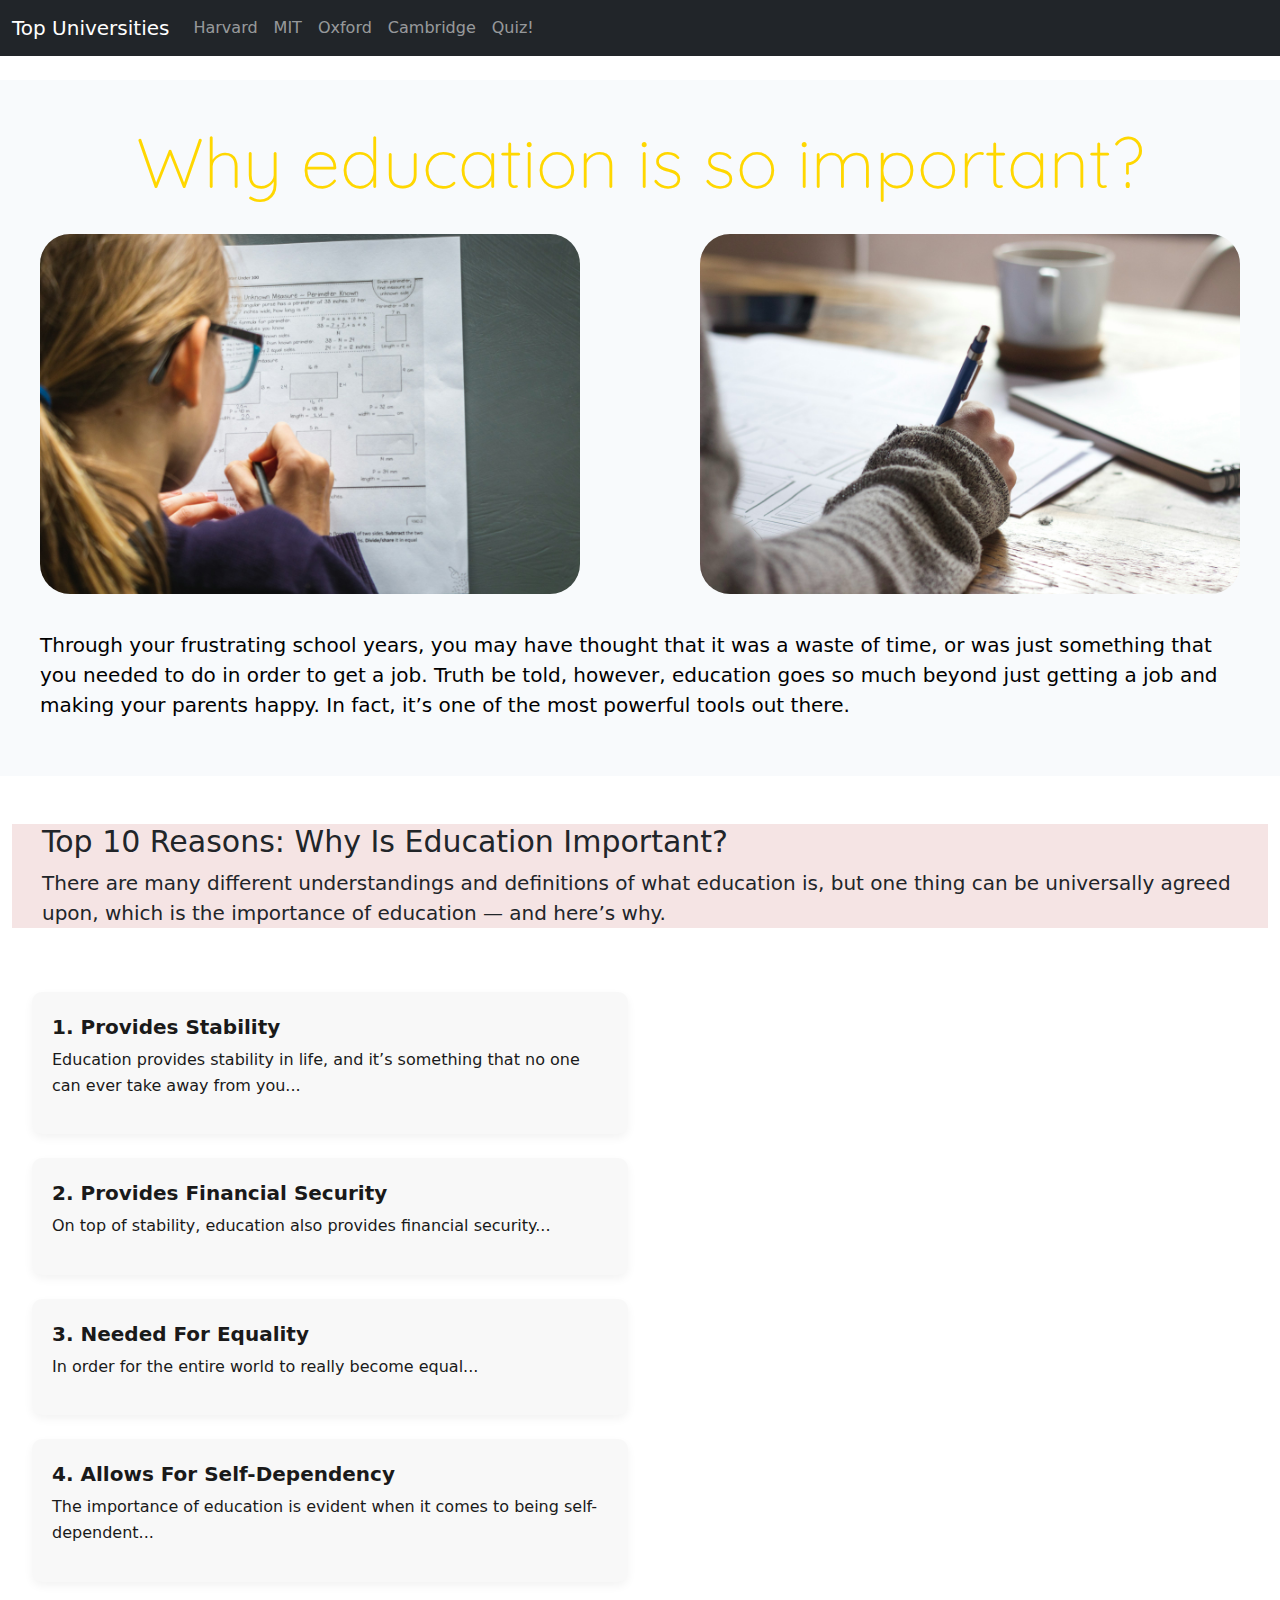
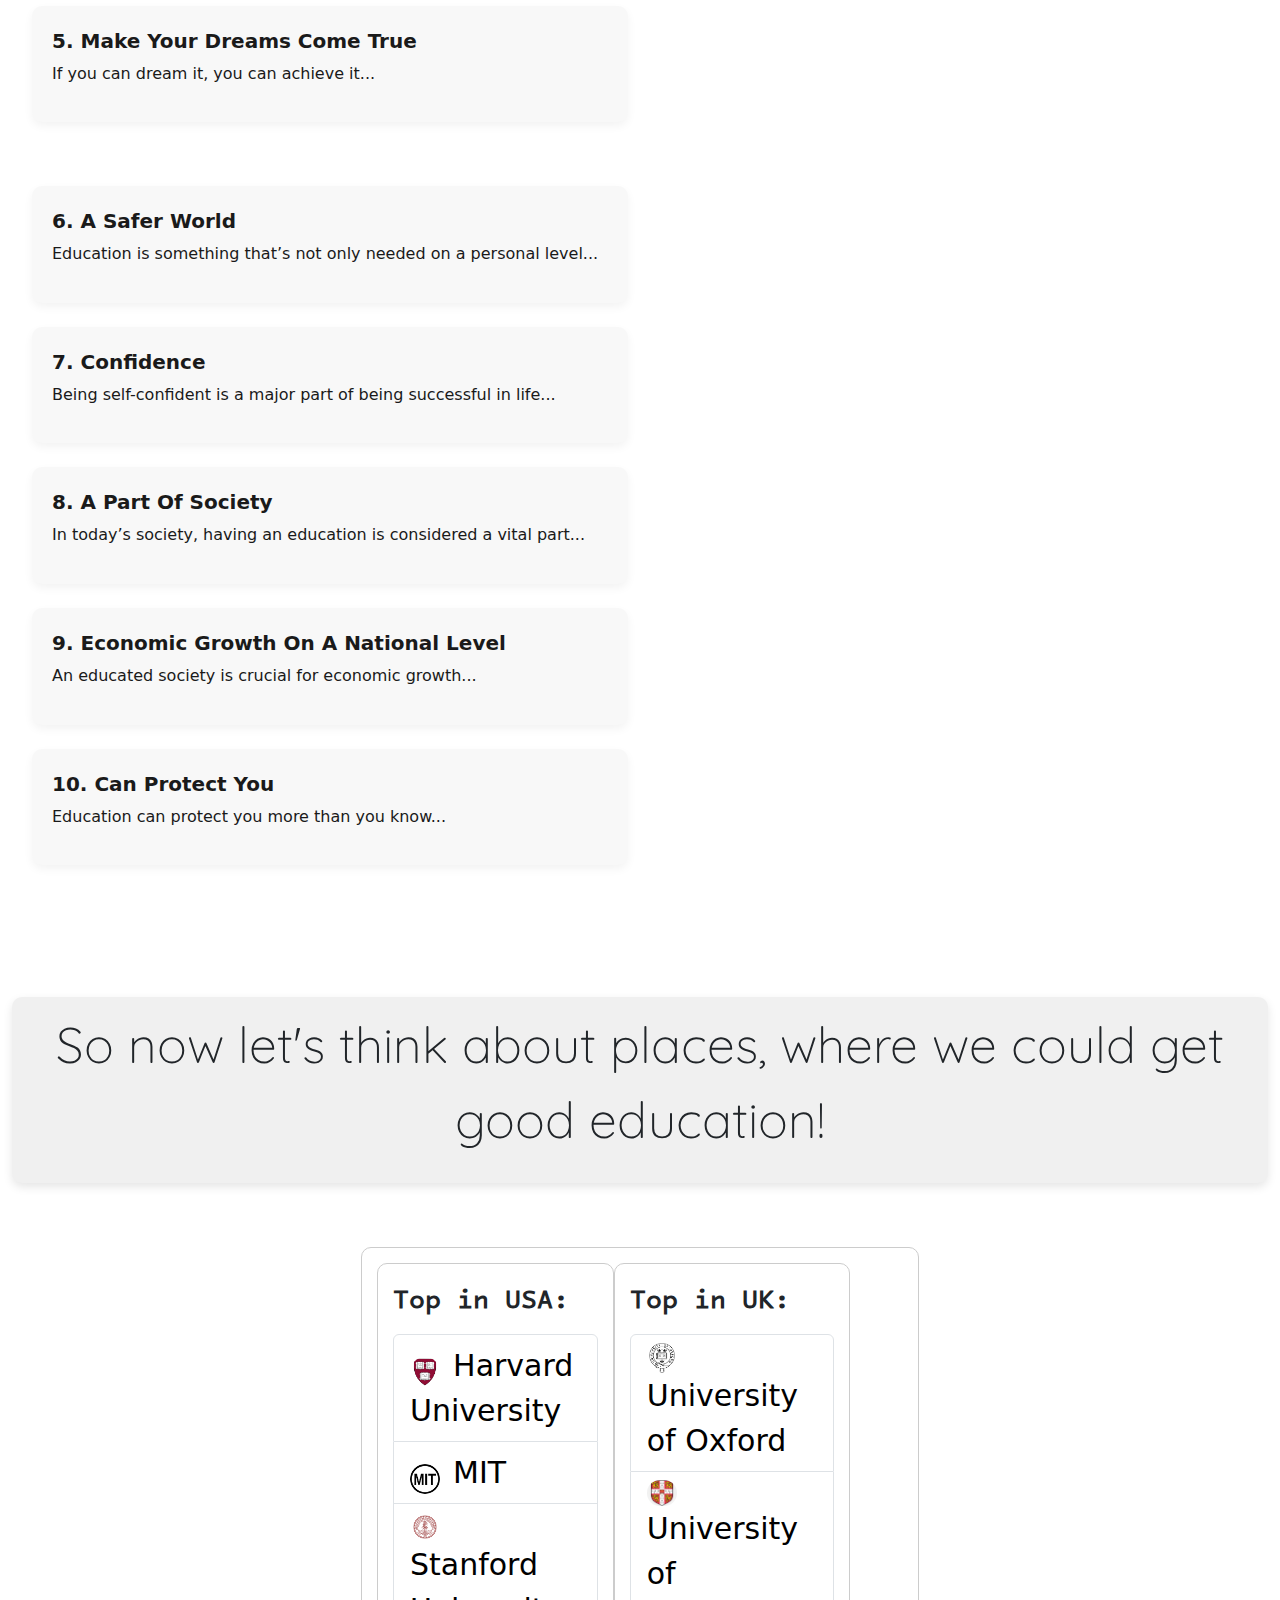
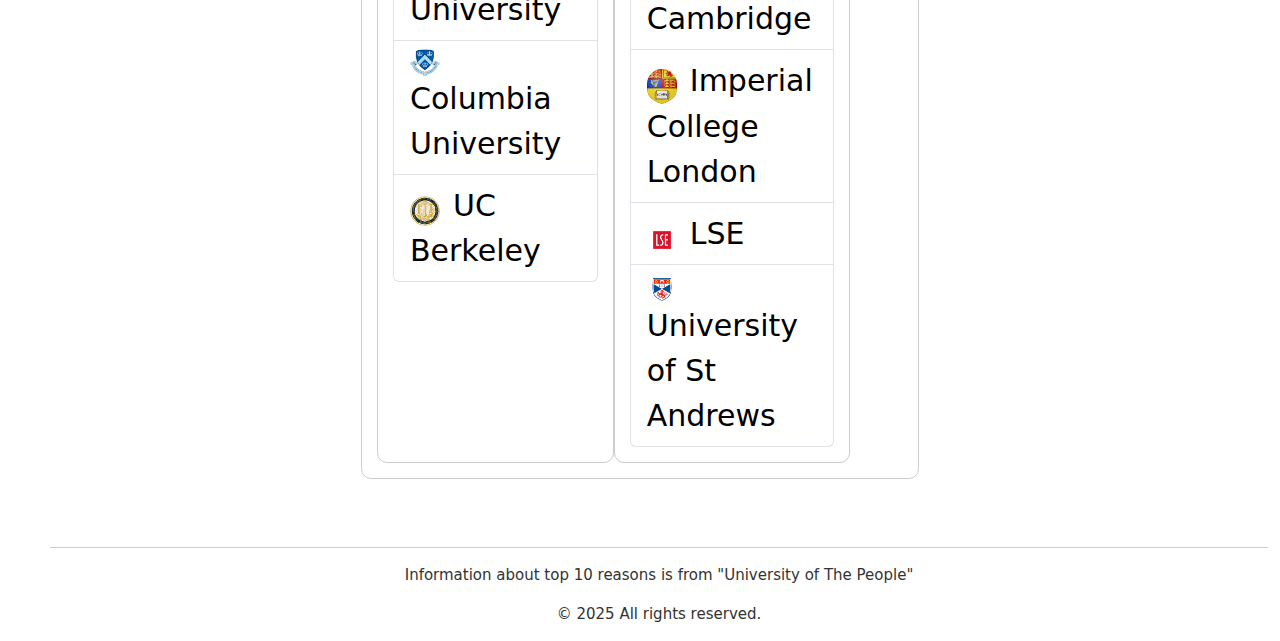
<file: index.html>
<!--
<!DOCTYPE html>

<html lang="en">
    <head>
        <meta charset="UTF-8" />
        <link href="https://cdn.jsdelivr.net/npm/bootstrap@5.3.3/dist/css/bootstrap.min.css" rel="stylesheet" integrity="sha384-QWTKZyjpPEjISv5WaRU9OFeRpok6YctnYmDr5pNlyT2bRjXh0JMhjY6hW+ALEwIH" crossorigin="anonymous">
        <script src="https://cdn.jsdelivr.net/npm/bootstrap@5.3.3/dist/js/bootstrap.bundle.min.js" integrity="sha384-YvpcrYf0tY3lHB60NNkmXc5s9fDVZLESaAA55NDzOxhy9GkcIdslK1eN7N6jIeHz" crossorigin="anonymous"></script>
        <link href="styles.css" rel="stylesheet">
        <title>My Webpage</title>
    </head>
    <body>
        <header>
            <a href="Harvard.html">Harvard</a>
            <a href="MIT.html">MIT</a>
            <a href="Oxford.html">Oxford</a>
            <a href="Cambridge.html">Cambridge</a>
            <a href="quiz.html">Quiz!</a>
        </header>
        <section id="firstText">
            <h3>Why education is so important?</h3>
            <div class="top_photos">
                <img src="images/image1.jpg" alt="left image" id="photo1">
                <img src="images/image2.jpg" alt="right image" id="photo2">
            </div>
            <p>
                Through your frustrating school years, you may have thought that it was a waste of time, or was just something that you needed to do in order to get a job. Truth be told, however, education goes so much beyond just getting a job and making your parents happy. In fact, it’s one of the most powerful tools out there.
            </p>
        </section>
        

        <section id="reasonss">
            <div id="toptextt">
                <h2 id="top10">Top 10 Reasons: Why Is Education Important?</h2>
                <p id="topText">
                There are many different understandings and definitions of what education is, but one thing can be universally agreed upon, which is the importance of education — and here’s why.
                </p>
            </div>

            <section id="reasons">
                <div class="reasons-left">
                <div class="reason">
                    <p class="headtext">1. Provides Stability</p>
                    <p class="maintext">Education provides stability in life, and it’s something that no one can ever take away from you. By being well-educated and holding a college degree, you increase your chances for better career opportunities and open up new doors for yourself.</p>
                </div>

                <div class="reason">
                    <p class="headtext">2. Provides Financial Security</p>
                    <p class="maintext">On top of stability, education also provides financial security, especially in today’s society. A good education tends to lead to a higher paying job, as well as provide you with the skills needed to get there.</p>
                </div>

                <div class="reason">
                    <p class="headtext">3. Needed For Equality</p>
                    <p class="maintext">In order for the entire world to really become equal, it needs to start with education. If everyone was provided with the same opportunities to education, then there would be less gaps between social classes...</p>
                </div>

                <div class="reason">
                    <p class="headtext">4. Allows For Self-Dependency</p>
                    <p class="maintext">The importance of education is evident when it comes to being self-dependent. If we are educated, then it’s something that belongs to us, and only us, allowing us to rely on no one else other than ourselves...</p>
                </div>

                <div class="reason">
                    <p class="headtext">5. Make Your Dreams Come True</p>
                    <p class="maintext">If you can dream it, you can achieve it. An education is the most powerful weapon you can possibly have, and with it, you can make all of your dreams come true...</p>
                </div>
                </div>

                <div class="reasons-right">
                <div class="reason">
                    <p class="headtext">6. A Safer World</p>
                    <p class="maintext">Education is something that’s not only needed on a personal level, but also on a global level, as it’s something that keeps our world safe and makes it a more peaceful place...</p>
                </div>

                <div class="reason">
                    <p class="headtext">7. Confidence</p>
                    <p class="maintext">Being self-confident is a major part of being successful in life. And what better way to gain that confidence than with an education?</p>
                </div>

                <div class="reason">
                    <p class="headtext">8. A Part Of Society</p>
                    <p class="maintext">In today’s society, having an education is considered a vital part of being accepted by those around you...</p>
                </div>

                <div class="reason">
                    <p class="headtext">9. Economic Growth On A National Level</p>
                    <p class="maintext">An educated society is crucial for economic growth. Countries with higher literacy rates also tend to be in better economic situations...</p>
                </div>

                <div class="reason">
                    <p class="headtext">10. Can Protect You</p>
                    <p class="maintext">Education can protect you more than you know, not only on a financial level, but it can help prevent you from being taken advantage of...</p>
                </div>
                </div>
            </section>
            </section>




        <section id="beforeLists">
            <div id="dv">
                <p>So know let's think about places, where we could get good education!</p>
            </div>
        </section>

        <section id="uniLists">
            <div id="usaUni">
                <p>Top in USA:</p>
                <ul>
                    <li><img src="icons/harv.png" alt="Harvard Logo" class="uni-icon"><a href="https://www.harvard.edu">Harvard University</a></li>
                    <li><img src="icons/mit.png" alt="MIT Logo" class="uni-icon"><a href="https://www.mit.edu">Massachusetts Institute of Technology</a></li>
                    <li><img src="icons/stanf.png" alt="Stanford Logo" class="uni-icon"><a href="https://www.stanford.edu">Stanford University</a></li>
                    <li><img src="icons/col.png" alt="Columbia Logo" class="uni-icon"><a href="https://www.columbia.edu">Columbia University</a></li>
                    <li><img src="icons/berk.png" alt="Berkeley Logo" class="uni-icon"><a href="https://www.berkeley.edu">University of California, Berkeley</a></li>
                </ul>
            </div>
            <div id="ukUni">
                <p>Top in UK:</p>
                <ul>
                    <li><img src="icons/oxf.png" alt="Oxford Logo" class="uni-icon"><a href="https://www.ox.ac.uk">University of Oxford</a></li>
                    <li><img src="icons/camb.png" alt="Cambridge Logo" class="uni-icon"><a href="https://www.cam.ac.uk">University of Cambridge</a></li>
                    <li><img src="icons/imp.jpeg" alt="Imperial College Logo" class="uni-icon"><a href="https://www.imperial.ac.uk">Imperial College London</a></li>
                    <li><img src="icons/lse.png" alt="LSE Logo" class="uni-icon"><a href="https://www.lse.ac.uk">London School of Economics and Political Science</a></li>
                    <li><img src="icons/andr.png" alt="St Andrews Logo" class="uni-icon"><a href="https://www.st-andrews.ac.uk">University of St Andrews</a></li>
                </ul>
            </div>
        </section>


        <footer class="footer">
            <hr>
            <p>Information about top 10 reasons is from "University of The People"</p>
            <p>&copy; 2025 All rights reserved.</p>
        </footer>

    </body>
</html>-->



<!DOCTYPE html>
<html lang="en">
  <head>
    <meta charset="UTF-8" />
    <link
      href="https://cdn.jsdelivr.net/npm/bootstrap@5.3.3/dist/css/bootstrap.min.css"
      rel="stylesheet"
      integrity="sha384-QWTKZyjpPEjISv5WaRU9OFeRpok6YctnYmDr5pNlyT2bRjXh0JMhjY6hW+ALEwIH"
      crossorigin="anonymous"
    />
    <script
      src="https://cdn.jsdelivr.net/npm/bootstrap@5.3.3/dist/js/bootstrap.bundle.min.js"
      integrity="sha384-YvpcrYf0tY3lHB60NNkmXc5s9fDVZLESaAA55NDzOxhy9GkcIdslK1eN7N6jIeHz"
      crossorigin="anonymous"
    ></script>
    <link href="styles.css" rel="stylesheet" />
    <title>My Webpage</title>
  </head>
  <body>
    <!-- ✅ Bootstrap Navbar вместо header -->
    <nav class="navbar navbar-expand-lg navbar-dark bg-dark">
      <div class="container-fluid">
        <a class="navbar-brand" href="#">Top Universities</a>
        <button
          class="navbar-toggler"
          type="button"
          data-bs-toggle="collapse"
          data-bs-target="#navbarNav"
          aria-controls="navbarNav"
          aria-expanded="false"
          aria-label="Toggle navigation"
        >
          <span class="navbar-toggler-icon"></span>
        </button>

        <div class="collapse navbar-collapse" id="navbarNav">
          <ul class="navbar-nav">
            <li class="nav-item">
              <a class="nav-link" href="Harvard.html">Harvard</a>
            </li>
            <li class="nav-item">
              <a class="nav-link" href="MIT.html">MIT</a>
            </li>
            <li class="nav-item">
              <a class="nav-link" href="Oxford.html">Oxford</a>
            </li>
            <li class="nav-item">
              <a class="nav-link" href="Cambridge.html">Cambridge</a>
            </li>
            <li class="nav-item">
              <a class="nav-link" href="quiz.html">Quiz!</a>
            </li>
          </ul>
        </div>
      </div>
    </nav>

    <section id="firstText" class="container-fluid mt-4">
      <h3>Why education is so important?</h3>
      <div class="top_photos d-flex justify-content-between mb-3">
        <img src="images/image1.jpg" alt="left image" id="photo1" />
        <img src="images/image2.jpg" alt="right image" id="photo2" />
      </div>
      <p>
        Through your frustrating school years, you may have thought that it was
        a waste of time, or was just something that you needed to do in order
        to get a job. Truth be told, however, education goes so much beyond
        just getting a job and making your parents happy. In fact, it’s one of
        the most powerful tools out there.
      </p>
    </section>

    <section id="reasonss" class="container-fluid my-5">
      <div id="toptextt" class="mb-4">
        <h2 id="top10">Top 10 Reasons: Why Is Education Important?</h2>
        <p id="topText">
          There are many different understandings and definitions of what
          education is, but one thing can be universally agreed upon, which is
          the importance of education — and here’s why.
        </p>
      </div>

      <section id="reasons" class="row">
        <div class="col-md-6">
          <div class="reason mb-4">
            <p class="headtext">1. Provides Stability</p>
            <p class="maintext">
              Education provides stability in life, and it’s something that no
              one can ever take away from you...
            </p>
          </div>

          <div class="reason mb-4">
            <p class="headtext">2. Provides Financial Security</p>
            <p class="maintext">
              On top of stability, education also provides financial security...
            </p>
          </div>

          <div class="reason mb-4">
            <p class="headtext">3. Needed For Equality</p>
            <p class="maintext">
              In order for the entire world to really become equal...
            </p>
          </div>

          <div class="reason mb-4">
            <p class="headtext">4. Allows For Self-Dependency</p>
            <p class="maintext">
              The importance of education is evident when it comes to being
              self-dependent...
            </p>
          </div>

          <div class="reason mb-4">
            <p class="headtext">5. Make Your Dreams Come True</p>
            <p class="maintext">
              If you can dream it, you can achieve it...
            </p>
          </div>
        </div>

        <div class="col-md-6">
          <div class="reason mb-4">
            <p class="headtext">6. A Safer World</p>
            <p class="maintext">
              Education is something that’s not only needed on a personal level...
            </p>
          </div>

          <div class="reason mb-4">
            <p class="headtext">7. Confidence</p>
            <p class="maintext">
              Being self-confident is a major part of being successful in life...
            </p>
          </div>

          <div class="reason mb-4">
            <p class="headtext">8. A Part Of Society</p>
            <p class="maintext">
              In today’s society, having an education is considered a vital part...
            </p>
          </div>

          <div class="reason mb-4">
            <p class="headtext">9. Economic Growth On A National Level</p>
            <p class="maintext">
              An educated society is crucial for economic growth...
            </p>
          </div>

          <div class="reason mb-4">
            <p class="headtext">10. Can Protect You</p>
            <p class="maintext">
              Education can protect you more than you know...
            </p>
          </div>
        </div>
      </section>
    </section>

    <section id="beforeLists" class="container-fluid">
      <div id="dv">
        <p>
          So now let's think about places, where we could get good education!
        </p>
      </div>
    </section>

    <section id="uniLists" class="container-fluid my-4">
      <div class="row">
        <div id="usaUni" class="col-md-6">
          <p><strong>Top in USA:</strong></p>
          <ul class="list-group">
            <li class="list-group-item">
              <img src="icons/harv.png" alt="Harvard Logo" class="uni-icon" />
              <a href="https://www.harvard.edu">Harvard University</a>
            </li>
            <li class="list-group-item">
              <img src="icons/mit.png" alt="MIT Logo" class="uni-icon" />
              <a href="https://www.mit.edu">MIT</a>
            </li>
            <li class="list-group-item">
              <img src="icons/stanf.png" alt="Stanford Logo" class="uni-icon" />
              <a href="https://www.stanford.edu">Stanford University</a>
            </li>
            <li class="list-group-item">
              <img src="icons/col.png" alt="Columbia Logo" class="uni-icon" />
              <a href="https://www.columbia.edu">Columbia University</a>
            </li>
            <li class="list-group-item">
              <img src="icons/berk.png" alt="Berkeley Logo" class="uni-icon" />
              <a href="https://www.berkeley.edu">UC Berkeley</a>
            </li>
          </ul>
        </div>

        <div id="ukUni" class="col-md-6">
          <p><strong>Top in UK:</strong></p>
          <ul class="list-group">
            <li class="list-group-item">
              <img src="icons/oxf.png" alt="Oxford Logo" class="uni-icon" />
              <a href="https://www.ox.ac.uk">University of Oxford</a>
            </li>
            <li class="list-group-item">
              <img src="icons/camb.png" alt="Cambridge Logo" class="uni-icon" />
              <a href="https://www.cam.ac.uk">University of Cambridge</a>
            </li>
            <li class="list-group-item">
              <img src="icons/imp.jpeg" alt="Imperial Logo" class="uni-icon" />
              <a href="https://www.imperial.ac.uk">Imperial College London</a>
            </li>
            <li class="list-group-item">
              <img src="icons/lse.png" alt="LSE Logo" class="uni-icon" />
              <a href="https://www.lse.ac.uk">LSE</a>
            </li>
            <li class="list-group-item">
              <img src="icons/andr.png" alt="St Andrews Logo" class="uni-icon" />
              <a href="https://www.st-andrews.ac.uk">University of St Andrews</a>
            </li>
          </ul>
        </div>
      </div>
    </section>

    <footer class="footer text-center mt-5 container-fluid">
      <hr />
      <p>
        Information about top 10 reasons is from "University of The People"
      </p>
      <p>&copy; 2025 All rights reserved.</p>
    </footer>
  </body>
</html>
</file>
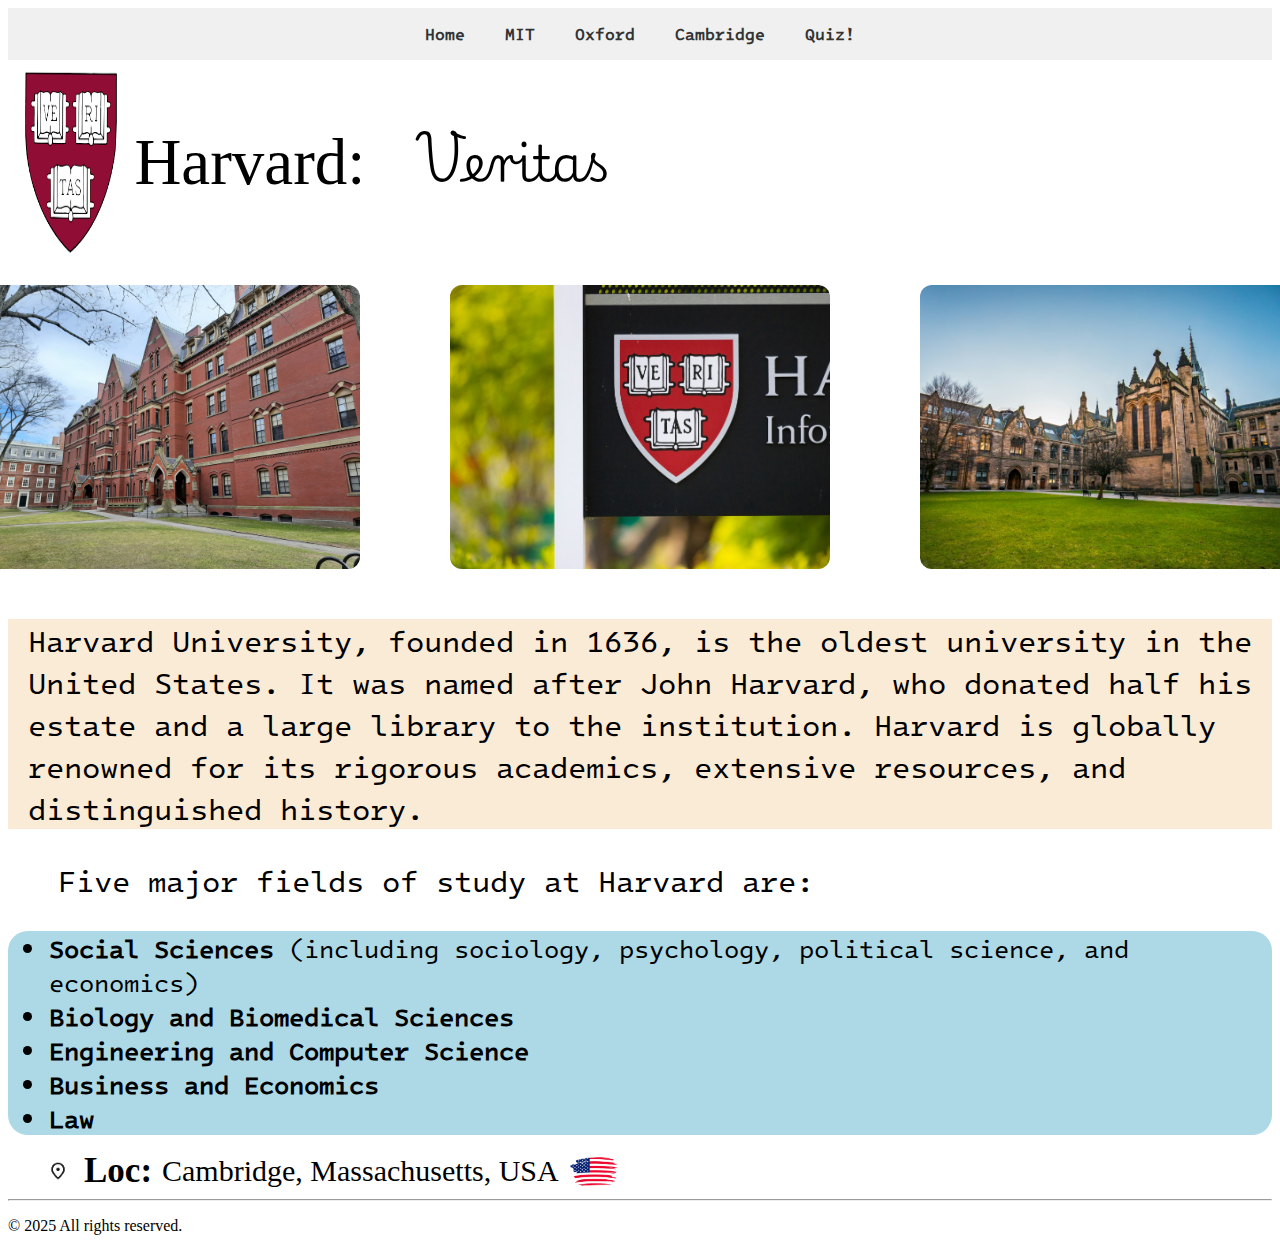
<file: Harvard.html>
<!DOCTYPE html>
<html lang="en">
<head>
    <title>Harvard University</title>
    <link href="stylesH.css" rel="stylesheet">
</head>
<body>
    <header class="header">
        <a href="index.html">Home</a>
        <a href="mit.html">MIT</a>
        <a href="oxford.html">Oxford</a>
        <a href="cambridge.html">Cambridge</a>
        <a href="quiz.html">Quiz!</a>
    </header>

    <main class="university-page">
        <div id="logo">
            <img src="icons/harv.png" alt="icon" id="hlogo">
            <p id="a">
                Harvard: 
            </p>
            <p id="slogan">
                Veritas
            </p>
        </div>
        <div class="images">
            <img src="harvard/left.jpg" alt="first image">
            <img src="harvard/mid.jpg" alt="seckond image">
            <img src="harvard/right.jpg" alt="third image">
        </div>
        <p id="shortinfo">
            Harvard University, founded in 1636, is the oldest university in the United States. It was named after John Harvard, who donated half his estate and a large library to the institution. Harvard is globally renowned for its rigorous academics, extensive resources, and distinguished history.
        </p>
        <p id="study">
            Five major fields of study at Harvard are:
        </p>
        <ul class="lists">
            <li class="spec"><b>Social Sciences </b>(including sociology, psychology, political science, and economics)</li>
            <li class="spec"><b>Biology and Biomedical Sciences</b></li>
            <li class="spec"><b>Engineering and Computer Science</b></li>
            <li class="spec"><b>Business and Economics</b></li>
            <li class="spec"><b>Law</b></li>
        </ul>








        <div class="location">
            <img src="icons/loc.png" alt="loc icon" class="locationLocIcon">
            <p class="locationLoc">Loc: </p>
            <p class="locationText">Cambridge, Massachusetts, USA </p>
            <img src="images/Usaflag.png" alt="USA flag" class="flag">
        </div>


    </main>

    <footer class="footer">
        <hr>
        <p>&copy; 2025 All rights reserved.</p>
    </footer>
</body>
</html>
</file>
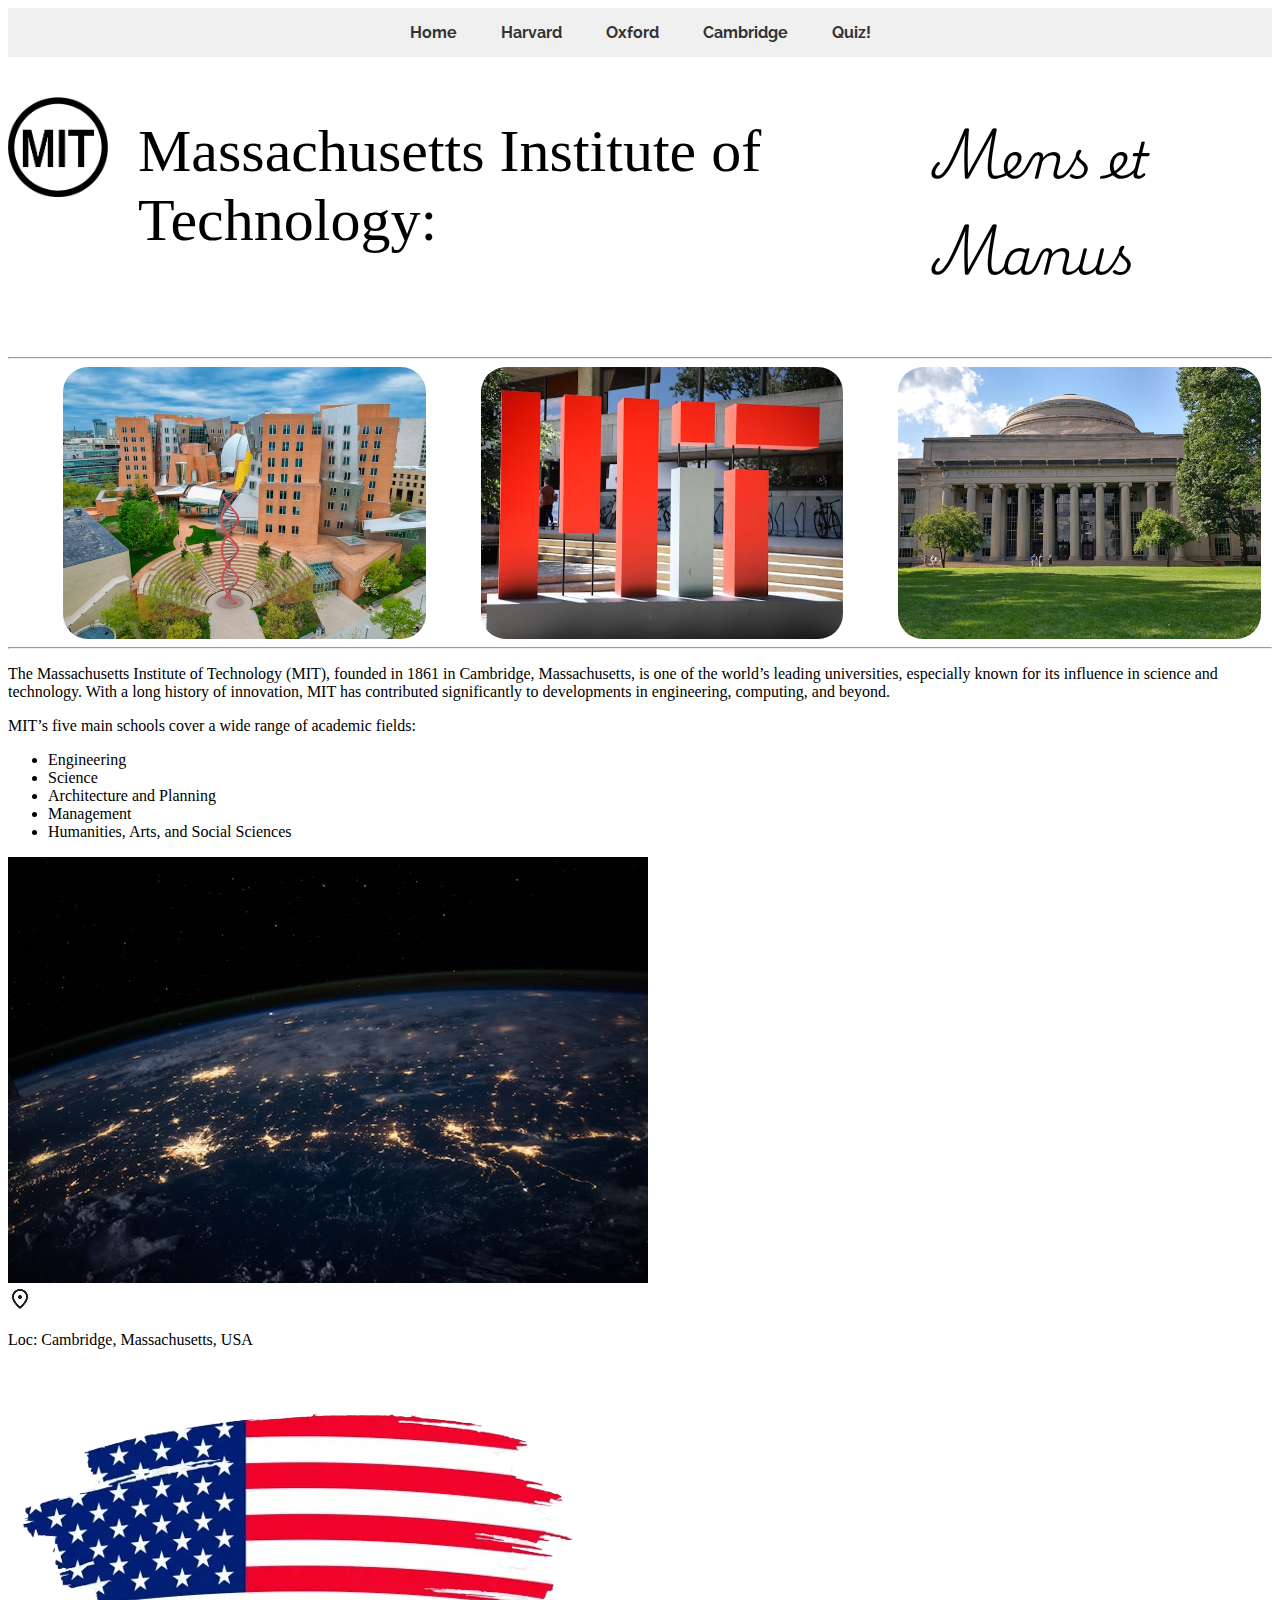
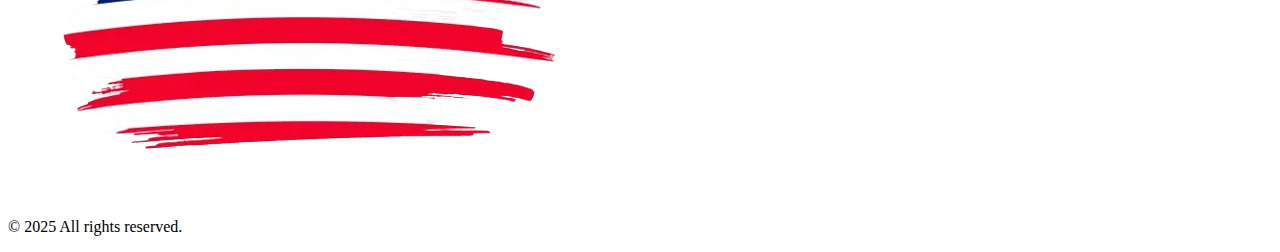
<file: MIT.html>
<!DOCTYPE html>
<html lang="en">
<head>
    <meta charset="UTF-8">
    <title>MIT University</title>
    <link href="styleM.css" rel="stylesheet">
</head>
<body>
    <header>
        <a href="index.html">Home</a>
        <a href="harvard.html">Harvard</a>
        <a href="oxford.html">Oxford</a>
        <a href="cambridge.html">Cambridge</a>
        <a href="quiz.html">Quiz!</a>
    </header>

    <main class="university-page">
        <div id="logo">
            <img src="icons/mit.png" alt="MIT icon" id="image">
            <p id="firstText">Massachusetts Institute of Technology:</p>
            <p id="slogan"><i>Mens et Manus</i></p>
        </div>
        <hr>
        <div class="images">
            <img src="mit/left.jpg" alt="image 1" class="img">
            <img src="mit/mid.jpg" alt="image 2" class="img">
            <img src="mit/right.jpg" alt="image 3" class="img">
        </div>
        <hr>
        <div class="mainText">
            <p id="mainFirstText">
                The Massachusetts Institute of Technology (MIT), founded in 1861 in Cambridge, Massachusetts, is one of the world’s leading universities, especially known for its influence in science and technology. With a long history of innovation, MIT has contributed significantly to developments in engineering, computing, and beyond.
            </p>
            <p id="study">
                MIT’s five main schools cover a wide range of academic fields:
            </p>
            <div class="list">
                <ul>
                    <li class="spec">
                        Engineering
                    </li>
                    <li class="spec">
                        Science
                    </li>
                    <li class="spec">
                        Architecture and Planning
                    </li>
                    <li class="spec">
                        Management
                    </li>
                    <li class="spec">
                        Humanities, Arts, and Social Sciences
                    </li>
                </ul>
                <img src="mit/imgnearlist.jpg" alt="image near list" id="imagenearlist">
            </div>
            
        </div>

        <div class="location">
            <img src="icons/loc.png" alt="loc icon" id="locationLocIcon">
            <p id="locationText">Loc: Cambridge, Massachusetts, USA</p>
            <img src="images/Usaflag.png" alt="USA flag" id="locationFlag">
        </div>
    </main>

    <footer class="footer">
        <p>&copy; 2025 All rights reserved.</p>
    </footer>
</body>
</html>
</file>
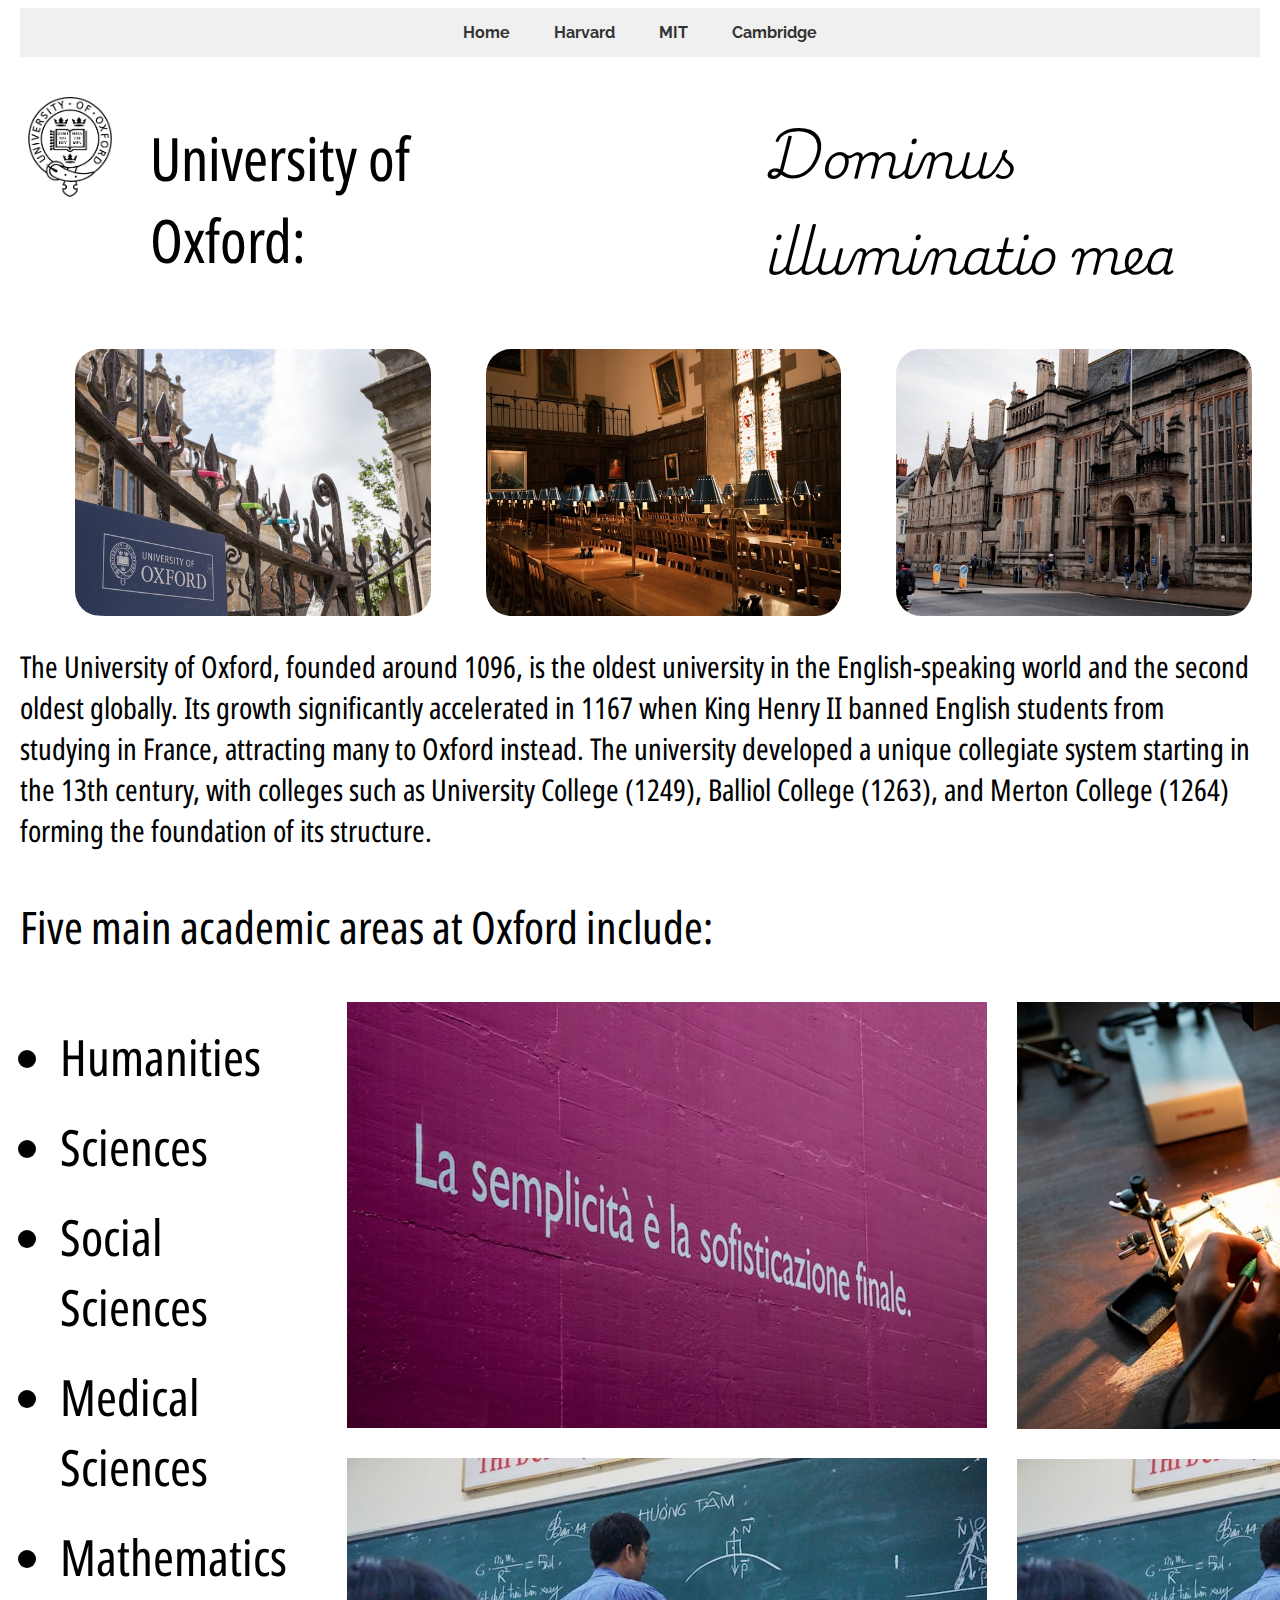
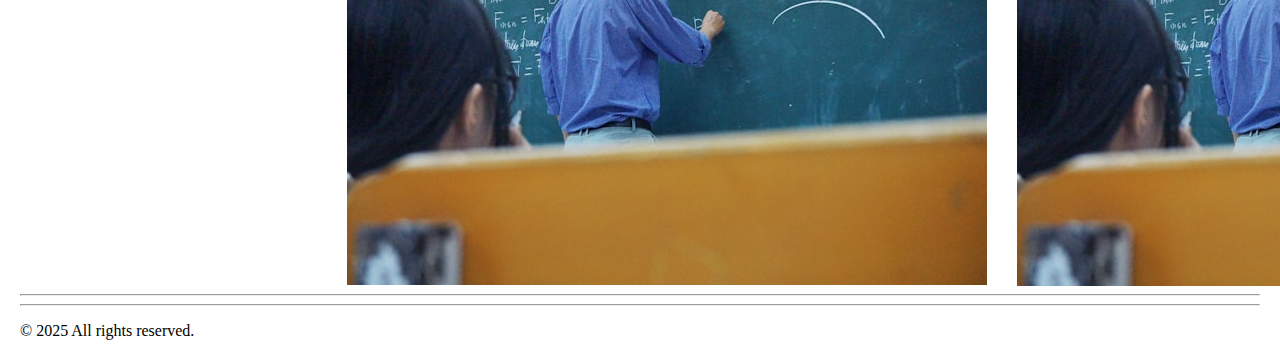
<file: Oxford.html>
<!DOCTYPE html>
<html lang="en">
<head>
    <meta charset="UTF-8">
    <title>Oxford</title>
    <link href="stylesO.css" rel="stylesheet">
</head>
<body>
    <header>
        <a href="index.html">Home</a>
        <a href="harvard.html">Harvard</a>
        <a href="MIT.html">MIT</a>
        <a href="cambridge.html">Cambridge</a>
    </header>

    <main class="university-page">
        <div id="logo">
            <img src="icons/oxf.png" alt="Oxford icon" id="image">
            <p id="firstText">University of Oxford:</p>
            <p id="slogan"><i>Dominus illuminatio mea </i></p>
        </div>

        <div class="images">
            <img src="oxford/left.jpg" alt="image 1" class="img">
            <img src="oxford/mid.jpg" alt="image 2" class="img">
            <img src="oxford/right.jpg" alt="image 3" class="img">
        </div>


        <div class="mainText">
            <p id="mainFirstText">
                The University of Oxford, founded around 1096, is the oldest university in the English-speaking world and the second oldest globally. Its growth significantly accelerated in 1167 when King Henry II banned English students from studying in France, attracting many to Oxford instead. The university developed a unique collegiate system starting in the 13th century, with colleges such as University College (1249), Balliol College (1263), and Merton College (1264) forming the foundation of its structure.
            </p>
            <p id="study">
                Five main academic areas at Oxford include:
            </p>

            <div class="mainTextListAndPhotos">
                <div class="mainTextList">
                    <ul>
                        <li class="spec">Humanities</li>
                        <li class="spec">Sciences</li>
                        <li class="spec">Social Sciences</li>
                        <li class="spec">Medical Sciences</li>
                        <li class="spec">Mathematics</li>
                    </ul>

                </div>
                <div class="mainTextPhotos">
                    <div class="leftPhotos">
                        <img src="oxford/left-top.jpg" alt="left top image">
                        <img src="oxford/left-bottom.jpg" alt="left bottom image">
                    </div>
                    <div class="rightPhotos">
                        <img src="oxford/right-top.jpg" alt="right top photo">
                        <img src="oxford/left-bottom.jpg" alt="roght bottom photo">
                    </div>
                </div>
            </div>
        </div>
        <hr>


    </main>

    <footer class="footer">
        <hr>
        <p>&copy; 2025 All rights reserved.</p>
    </footer>
</body>
</html>
</file>
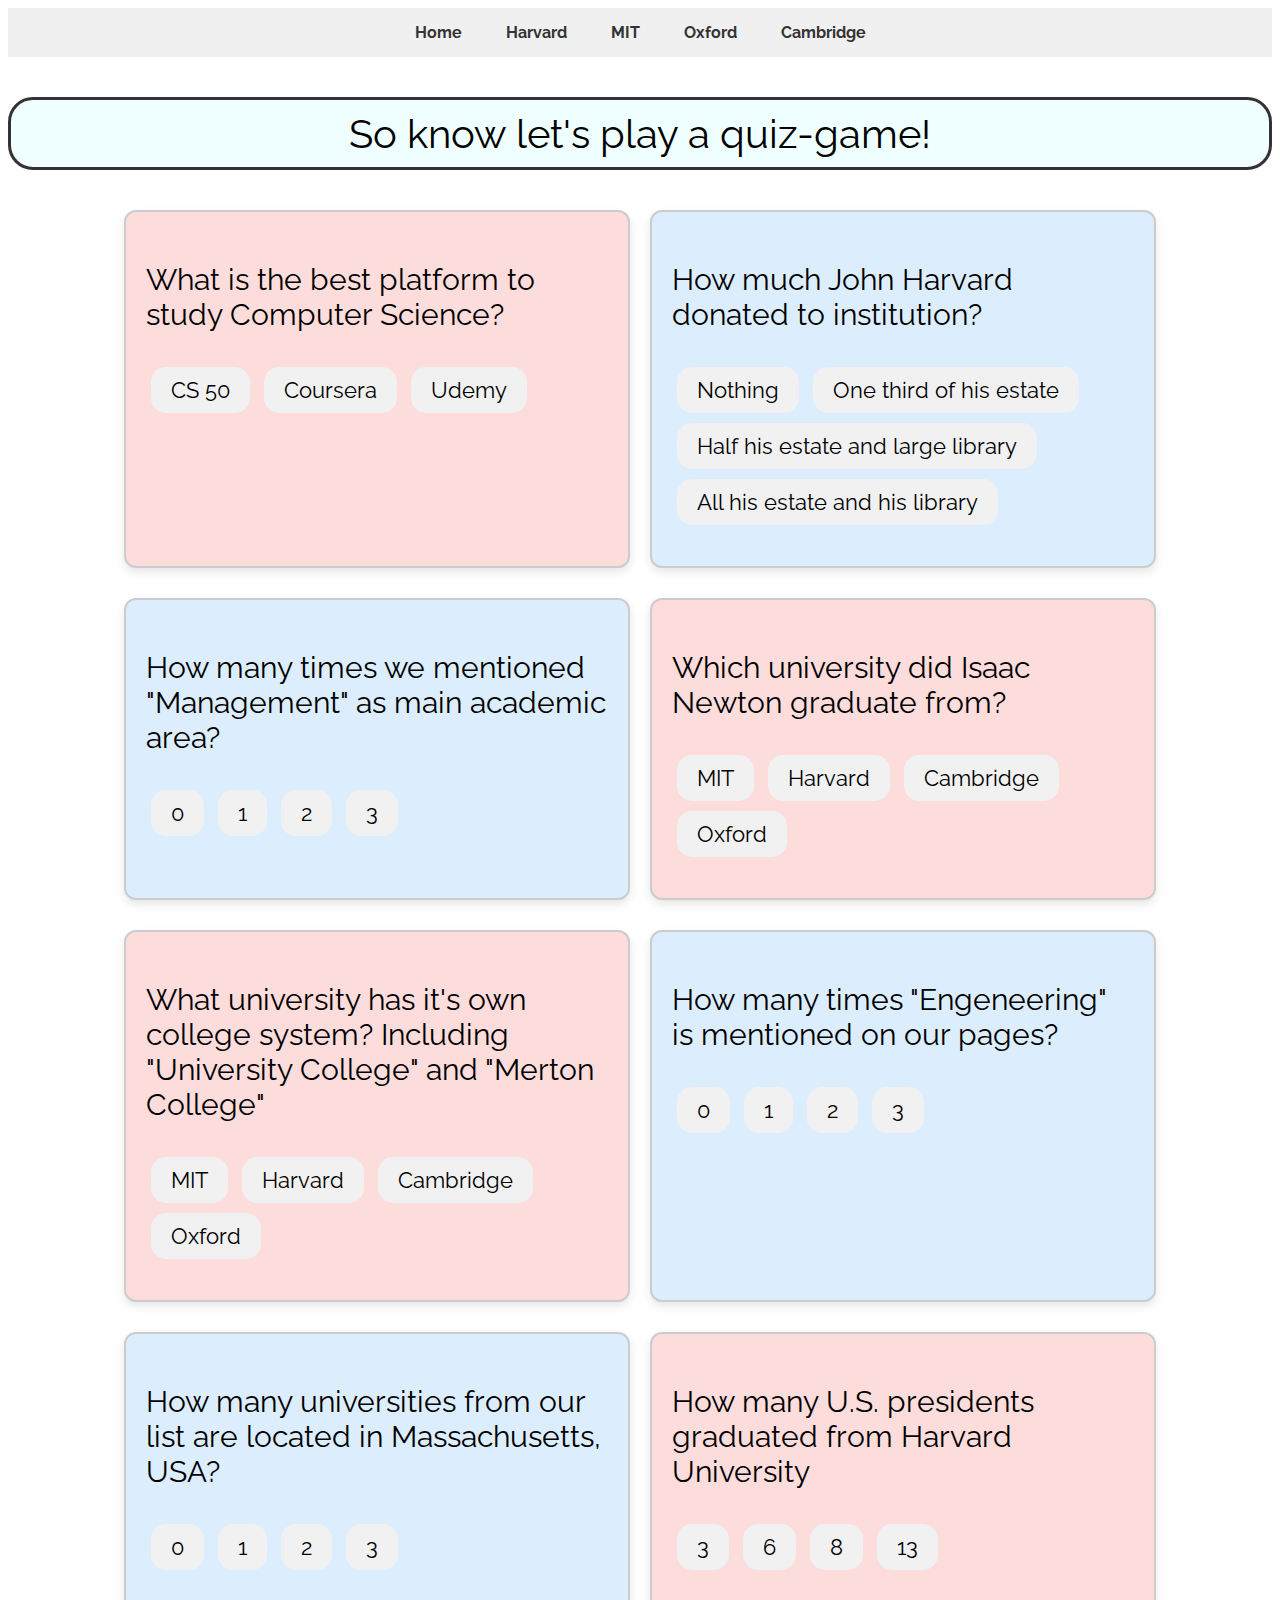
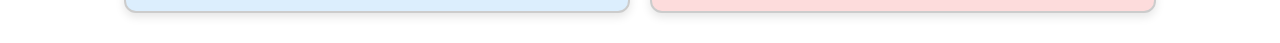
<file: quiz.html>
<!DOCTYPE html>
<html lang="en">
<head>
    <meta charset="UTF-8" />
    <title>Quiz!</title>
    <link rel="stylesheet" href="stylesQuiz.css" />
</head>
<body>
    <header>
        <a href="index.html">Home</a>
        <a href="harvard.html">Harvard</a>
        <a href="MIT.html">MIT</a>
        <a href="oxford.html">Oxford</a>
        <a href="cambridge.html">Cambridge</a>
    </header>

    <main>

        <p id="text">So know let's play a quiz-game!</p>



        <div class="question-row">
            <div class="question colored">
                <p class="beforeQuestionText"></p>
                <div data-question="1">
                    <p class="question-text">What is the best platform to study Computer Science?</p>
                    <div class="answers">
                        <button class="answer small-button" data-correct="true">CS 50</button>
                        <button class="answer small-button" data-correct="false">Coursera</button>
                        <button class="answer small-button" data-correct="false">Udemy</button>
                    </div>
                    <p class="feedback"></p>
                </div>
            </div>

            <div class="question notcolored">
                <p class="beforeQuestionText"></p>
                <div data-question="2">
                    <p class="question-text">How much John Harvard donated to institution?</p>
                    <div class="answers">
                        <button class="answer small-button" data-correct="false">Nothing</button>
                        <button class="answer large-button" data-correct="false">One third of his estate</button>
                        <button class="answer large-button" data-correct="true">Half his estate and large library</button>
                        <button class="answer large-button" data-correct="false">All his estate and his library</button>
                    </div>
                    <p class="feedback"></p>
                </div>
            </div>
        </div>



        <div class="question-row">
            <div class="question notcolored">
                <p class="beforeQuestionText"></p>
                <div data-question="3">
                    <p class="question-text">How many times we mentioned "Management" as main academic area?</p>
                    <div class="answers">
                        <button class="answer small-button" data-correct="false">0</button>
                        <button class="answer small-button" data-correct="true">1</button>
                        <button class="answer small-button" data-correct="false">2</button>
                        <button class="answer small-button" data-correct="false">3</button>
                    </div>
                    <p class="feedback"></p>
                </div>
            </div>

            <div class="question colored">
                <p class="beforeQuestionText"></p>
                <div data-question="4">
                    <p class="question-text">Which university did Isaac Newton graduate from?</p>
                    <div class="answers">
                        <button class="answer small-button" data-correct="false">MIT</button>
                        <button class="answer large-button" data-correct="false">Harvard</button>
                        <button class="answer large-button" data-correct="true">Cambridge</button>
                        <button class="answer large-button" data-correct="false">Oxford</button>
                    </div>
                    <p class="feedback"></p>
                </div>
            </div>
        </div>




        <div class="question-row">
            <div class="question colored">
                <p class="beforeQuestionText"></p>
                <div data-question="5">
                    <p class="question-text">What university has it's own college system? Including "University College" and "Merton College"</p>
                    <div class="answers">
                        <button class="answer small-button" data-correct="false">MIT</button>
                        <button class="answer large-button" data-correct="false">Harvard</button>
                        <button class="answer large-button" data-correct="false">Cambridge</button>
                        <button class="answer large-button" data-correct="true">Oxford</button>
                    </div>
                    <p class="feedback"></p>
                </div>
            </div>

            <div class="question notcolored">
                <p class="beforeQuestionText"></p>
                <div data-question="6">
                    <p class="question-text">How many times "Engeneering" is mentioned on our pages?</p>
                    <div class="answers">
                        <button class="answer small-button" data-correct="false">0</button>
                        <button class="answer large-button" data-correct="false">1</button>
                        <button class="answer large-button" data-correct="false">2</button>
                        <button class="answer large-button" data-correct="true">3</button>
                    </div>
                    <p class="feedback"></p>
                </div>
            </div>
        </div>



        <div class="question-row">
            <div class="question notcolored">
                <p class="beforeQuestionText"></p>
                <div data-question="7">
                    <p class="question-text">How many universities from our list are located in Massachusetts, USA?</p>
                    <div class="answers">
                        <button class="answer small-button" data-correct="false">0</button>
                        <button class="answer large-button" data-correct="false">1</button>
                        <button class="answer large-button" data-correct="true">2</button>
                        <button class="answer large-button" data-correct="false">3</button>
                    </div>
                    <p class="feedback"></p>
                </div>
            </div>

            <div class="question colored">
                <p class="beforeQuestionText"></p>
                <div data-question="8">
                    <p class="question-text">How many U.S. presidents graduated from Harvard University</p>
                    <div class="answers">
                        <button class="answer small-button" data-correct="false">3</button>
                        <button class="answer large-button" data-correct="false">6</button>
                        <button class="answer large-button" data-correct="true">8</button>
                        <button class="answer large-button" data-correct="false">13</button>
                    </div>
                    <p class="feedback"></p>
                </div>
            </div>
        </div>








    </main>


  <script src="scriptQuiz.js"></script>
</body>
</html>
</file>
<file: styles.css>
@font-face {
    font-family: 'IntelOneMono-Regular';
    src: url(fonts/IntelOneMono-Regular.ttf) format('truetype')
}

@font-face {
    font-family: 'Quicksand-Light';
    src: url(fonts/Quicksand-Light.ttf) format('truetype');
}

header {
    text-align: center;
    padding: 15px 30px;
    background-color: #f0f0f0;
    font-family: 'IntelOneMono-Regular', sans-serif;
}

header a {
    text-decoration: none;   
    color: #333;             
    margin: 0 15px;          
    font-weight: bold;
    transition: color 0.3s ease, font-size 0.3s ease;
}

header a:hover {
    color: cornflowerblue;
    font-size: 35px;
    transition: color 0.3s ease, font-size 0.3s ease;
}

#firstText {
    padding: 40px;
    text-align: center;
    text-decoration: none;
    background-color: rgb(248, 250, 252);

}

#firstText h3 {
    font-family: 'Quicksand-Light';
    font-size: 70px;
    text-align: center;
    color: #ffd700;
    margin-bottom: 10px;
}

#firstText p {
    font-size: 20px;
    text-align: left;
    line-height: 1.5;
    color: black;
}

#uniLists {
    display: flex;
    justify-content: space-around;
    padding: 20px;
}

#uniLists div {
    width: 45%;
    background-color: #ffffff;
    padding: 15px;
    border: 1px solid #ccc;
    border-radius: 10px;
}

#uniLists a {
    text-decoration: none;
    color: black;
    font-size: 30px;
}

#uniLists a:hover {
    text-decoration: none;
    color: rgb(38, 14, 255);
    font-size: 30px;
}

.uni-icon {
    width: 30px;
    height: auto;
    vertical-align: middle;
    margin-right: 8px;
}

img {
  max-width: 100%;
  height: auto;
  border-radius: 30px;
}

#photo1 {
    width: 45%;
}

#photo2 {
    width: 45%;
}

.top_photos {
    
    display: flex;
    justify-content: space-around;
    padding: 20px 0px;
}

#reasons {
  display: flex;
  justify-content: space-between;
  gap: 40px;
  padding: 40px 20px;
}

.reasons-left,
.reasons-right {
  width: 48%;
}

.reason {
  background-color: #f8f8f8;
  padding: 20px;
  border-radius: 10px;
  margin-bottom: 30px;
  transition: background-color 0.3s ease, transform 0.2s ease;
  box-shadow: 0 4px 10px rgba(0,0,0,0.05);
}

.reason:hover {
  background-color: #e6f7ff; /* светло-голубой — можно поменять */
  transform: translateY(-5px); /* чуть поднимается */
  box-shadow: 0 6px 16px rgba(0,0,0,0.15);
}

.headtext {
  font-size: 20px;
  font-weight: bold;
  color: #1a1a1a;
  margin-bottom: 5px;
}

.maintext {
  font-size: 16px;
  line-height: 1.6;
  color: #1a1a1a;
}

#top10 {
    padding-left: 30px;
    font-size: 30px;
}

#topText {
    padding-left: 30px;
    font-size: 20px;
}

#toptextt {
    background-color: #f5e4e4;
}

#beforeLists {
  text-align: center; /* Центрируем div */
}

#usaUni p,
#ukUni p {
  font-size: 26px; /* изменяй размер как нужно */
  font-weight: bold;
  font-family: 'IntelOneMono-Regular', sans-serif;
}

#dv {
  display: inline-block;              /* Размер блока зависит от содержимого */
  background-color: #f0f0f0;          /* Цвет фона */                /* Отступы вокруг текста */
  border-radius: 10px;                /* Скругление углов (по желанию) */
  margin: 20px auto;  
  padding: 10px 8px;                /* Отступы и центрирование */
  font-size: 50px;
  font-family: 'Quicksand-Light', sans-serif;
  box-shadow: 0 4px 10px rgba(0,0,0,0.1); /* Лёгкая тень */
}

.footer {
    padding-left: 50px;
    color: #333;
    font-size: 15px;
}
</file>
<file: stylesH.css>
@font-face {
    font-family: 'IntelOneMono-Regular';
    src: url(fonts/IntelOneMono-Regular.ttf) format('truetype')
}

@font-face {
    font-family: 'slogan';
    src: url(fonts/slogan.ttf);
}

header {
    text-align: center;
    padding: 15px 30px;
    background-color: #f0f0f0;
    font-family: 'IntelOneMono-Regular', sans-serif;
    transition: color 0.3s ease, font-size 0.3s ease 0.2s;
}

header a {
    text-decoration: none;   
    color: #333;             
    margin: 0 15px;          
    font-weight: bold;
    transition: color 0.3s ease, font-size 0.3s ease;
}

header a:hover {
    color: cornflowerblue;
    font-size: 35px;
    transition: color 0.3s ease, font-size 0.3s ease;
}

#a {
    font-size: 65px;
}

#slogan {
    font-size: 50px;
    font-family: 'slogan';
    margin-left: 50px;
}

#logo {
    display: flex;
    justify-content: left;
}

#hlogo {
    width: 10%;
    height: auto;
}

.images {
    display: flex;
    justify-content: center;
    gap: 90px; /* расстояние между картинками */
    padding: 20px 0;
    max-width: 1800px;
    margin: 0 auto;
}

.images img {
    width: 30%;        /* три картинки по 30% ширины */
    height: auto;
    border-radius: 12px;
    object-fit: cover;
}


#shortinfo {
    font-family: 'IntelOneMono-Regular';
    font-size: 30px;
    background-color: antiquewhite;
    padding-left: 20px;
}

#study {
    font-family: 'IntelOneMono-Regular';
    font-size: 30px;
    padding-left: 50px;
}

.lists {
    background-color: lightblue;
    border-radius: 20px;
}

.spec {
    font-family: 'IntelOneMono-Regular';
    font-size: 25px;
    padding-left: 1px;
}

.location {
  display: flex;
  align-items: center;
  margin-left: 40px; /* смещение вправо */
  font-size: 18px;
  gap: 10px; /* базовое расстояние между элементами */
}

.locationLocIcon {
  width: 20px;
  height: 20px;
  object-fit: contain;
  margin-right: 6px; /* небольшой отступ после иконки */
  background-color: white;
}

.locationLoc {
  margin: 0;
  font-weight: bold;
  font-size: 35px;
  font-family: 'Camb';
}

.locationText {
  margin: 0 0 0 0; /* справа — чуть больше пробел перед флагом */
  font-size: 30px;
  font-family: 'Camb';
}

.flag {
  width: 50px;
  height: auto;
  object-fit: contain;
  background-color: white;
}
</file>
<file: styleM.css>
@font-face {
    font-family: 'Raleway';
    src: url(fonts/Raleway-VariableFont_wght.ttf) format('truetype')
}

@font-face {
    font-family: 'slogan';
    src: url(fonts/slogan.ttf);
}

header {
    text-align: center;
    padding: 15px 30px;
    background-color: #f0f0f0;
    font-family: 'Raleway', sans-serif;
}

header a {
    text-decoration: none;   
    color: #333;             
    margin: 0 20px;          
    font-weight: bold;
}

#logo {
    display: flex;
    justify-content: left;
    margin-bottom: 0px;
}

#image {
    width: 100px;
    height: 100px;
    margin-top: 40px;
}

#firstText {
    font-size: 60px;
    margin-left: 30px;
}

#slogan {
    font-size: 50px;
    font-family: 'slogan';
    margin-left: 50px;
}

.images {
    display: flex;
    justify-content: left;
    gap: 55px;
    margin-left: 55px;
}

.img {
    max-width: 30%;
    height: auto;
    border-radius: 25px;
}
</file>
<file: stylesO.css>
@font-face {
    font-family: 'Raleway';
    src: url(fonts/Raleway-VariableFont_wght.ttf) format('truetype')
}

@font-face {
    font-family: 'slogan';
    src: url(fonts/slogan.ttf);
}

@font-face {
    font-family: 'Oxf';
    src: url(fonts/oxf.ttf);
}

body {
    margin-right: 20px;
    margin-left: 20px;
}

header {
    text-align: center;
    padding: 15px 30px;
    background-color: #f0f0f0;
    font-family: 'Raleway', sans-serif;
}

header a {
    text-decoration: none;   
    color: #333;             
    margin: 0 20px;          
    font-weight: bold;
    transition: color 0.3s ease, font-size 0.3s ease 0.2s;
}

header a:hover {
    color: cornflowerblue;
    font-size: 35px;
    transition: color 0.3s ease, font-size 0.3s ease;
}

#logo {
    display: flex;
    justify-content: left;
    margin-bottom: 0px;
}

#image {
    width: 100px;
    height: 100px;
    margin-top: 40px;
}

#firstText {
    font-size: 60px;
    margin-left: 30px;
    font-family: 'Oxf';
}

#slogan {
    font-size: 50px;
    font-family: 'slogan';
    margin-left: 300px;

}

.images {
    display: flex;
    justify-content: left;
    gap: 55px;
    margin-left: 55px;
}

.img {
    max-width: 30%;
    height: auto;
    border-radius: 25px;
}

#mainFirstText {
    font-size: 30px;
    font-family: 'Oxf';
}

#study {
    font-size: 45px;
    font-family: 'Oxf';
}

.mainTextListAndPhotos {
  display: flex;
  justify-content: space-between;
  align-items: flex-start;
  gap: 60px;
}

/* Список */
.mainTextList ul {
  padding: 0;
  margin: 0;
  margin-left: 40px;
  font-size: 50px;
  line-height: 1.4;
}

li {
    margin-top: 20px;
    font-family: 'Oxf';
}

/* Блок с фотографиями */
.mainTextPhotos {
  display: flex;
  gap: 30px; /* расстояние между левой и правой колонкой */
}

/* Левая и правая колонка фото */
.leftPhotos,
.rightPhotos {
  display: flex;
  flex-direction: column;
  gap: 30px; /* расстояние между картинками по вертикали */
}

/* Картинки */
.img1 {
  max-width: 500px;
  max-height: 500x;
  width: 100%;
  height: auto;
  object-fit: contain; /* сохраняет пропорции без обрезки */
  border-radius: 25px;
}

.location {
  display: flex;
  align-items: center;
  margin-left: 40px; /* смещение вправо */
  font-size: 18px;
  gap: 10px; /* базовое расстояние между элементами */
}

.locationLocIcon {
  width: 20px;
  height: 20px;
  object-fit: contain;
  margin-right: 6px; /* небольшой отступ после иконки */
  background-color: white;
}

.locationLoc {
  margin: 0;
  font-weight: bold;
  font-size: 35px;
  font-family: 'Oxf';
}

.locationText {
  margin: 0 20px 0 0; /* справа — чуть больше пробел перед флагом */
  font-size: 30px;
  font-family: 'Oxf';
}

.flag {
  width: 24px;
  height: auto;
  object-fit: contain;
  background-color: white;
}
</file>
<file: stylesQuiz.css>
@font-face {
    font-family: 'Raleway';
    src: url(fonts/Raleway-VariableFont_wght.ttf) format('truetype')
}

@font-face {
    font-family: 'quiz';
    src: url(fonts/quiz.ttf);
}

header {
    text-align: center;
    padding: 15px 30px;
    background-color: #f0f0f0;
    font-family: 'Raleway', sans-serif;
}

header a {
    text-decoration: none;   
    color: #333;             
    margin: 0 20px;          
    font-weight: bold;
    transition: color 0.3s ease, font-size 0.3s ease 0.2s;
}

header a:hover {
    color: cornflowerblue;
    font-size: 35px;
    transition: color 0.3s ease, font-size 0.3s ease;
}

main {
    font-family: 'quiz';
}

#text {
    font-size: 40px;
    font-family: 'Raleway';
    display: flex;
    justify-content: center;
    border: #333 solid;
    background-color: azure;
    border-radius: 25px;
    padding-bottom: 10px;
    padding-top: 10px;

}

.question-row {
    display: flex;
    gap: 20px;
    justify-content: center;
    flex-wrap: wrap;
    margin: 30px 0;
}

.question {
    border: 2px solid #ccc;
    border-radius: 12px;
    padding: 20px;
    width: 40%;
    box-sizing: border-box;
    font-family: 'Raleway', sans-serif;
    box-shadow: 0 4px 10px rgba(0, 0, 0, 0.1);
    min-width: 300px;
}

.question-text {
    font-size: 30px;
}

.question.colored {
    background-color: #fddcdc;
}

.question.notcolored {
    background-color: #dceefd;
}

.answer {
    padding: 10px 20px;
    margin: 5px; /* убираем внешний отступ, который влияет на позицию */
    border: none;
    border-radius: 15px;
    background-color: #f1f1f1;
    cursor: pointer;
    font-family: 'Raleway', sans-serif;
    transition: background-color 0.2s ease;
    white-space: nowrap;
    flex-shrink: 0;
}

.answer:hover {
    background-color: #c783f8;
}


.small-button {
    font-size: 22px;
}

.large-button {
    font-size: 22px;
}

.answer.correct {
    background-color: #98ff9c;
    color: white;
    border: 1px solid #98ff9c;
    color: black;
}

.answer.incorrect {
    background-color: #ff9790;
    color: white;
    border: 1px solid #ff9790;
    color: black;
}
</file>
